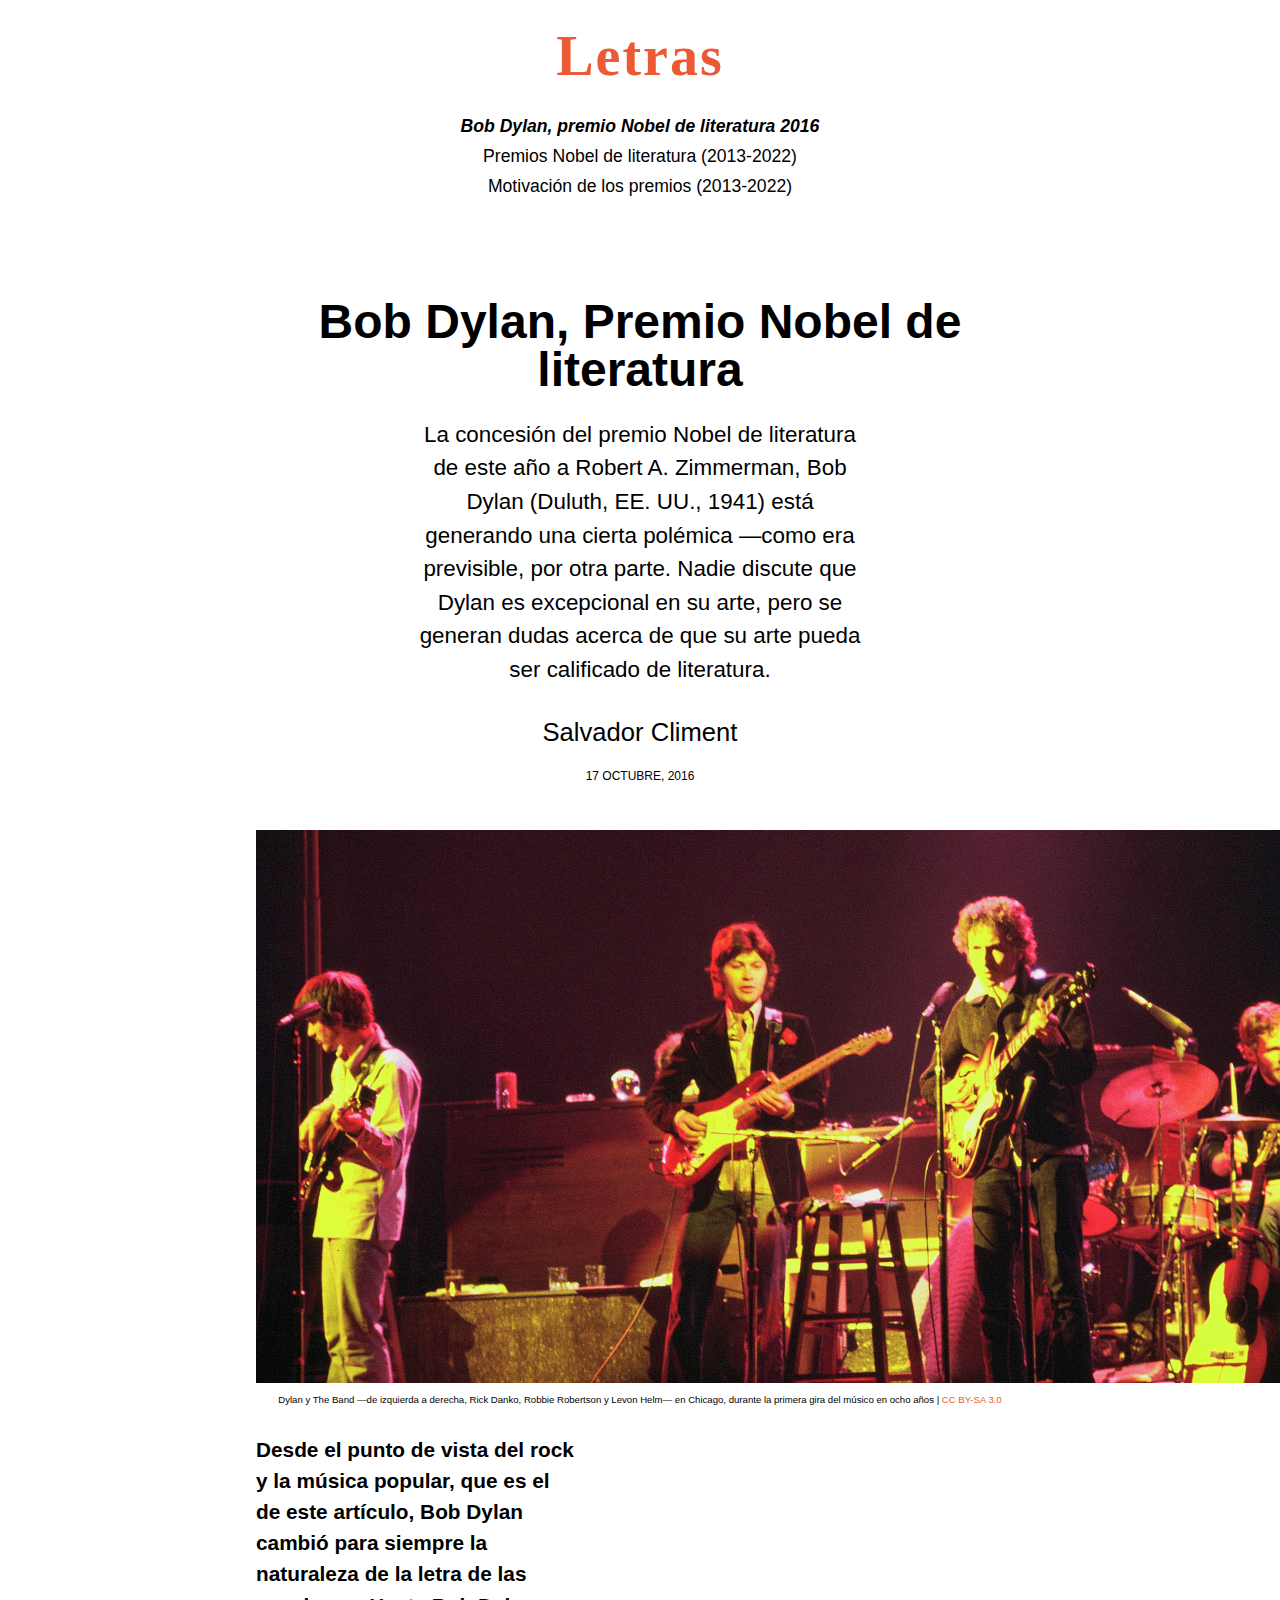
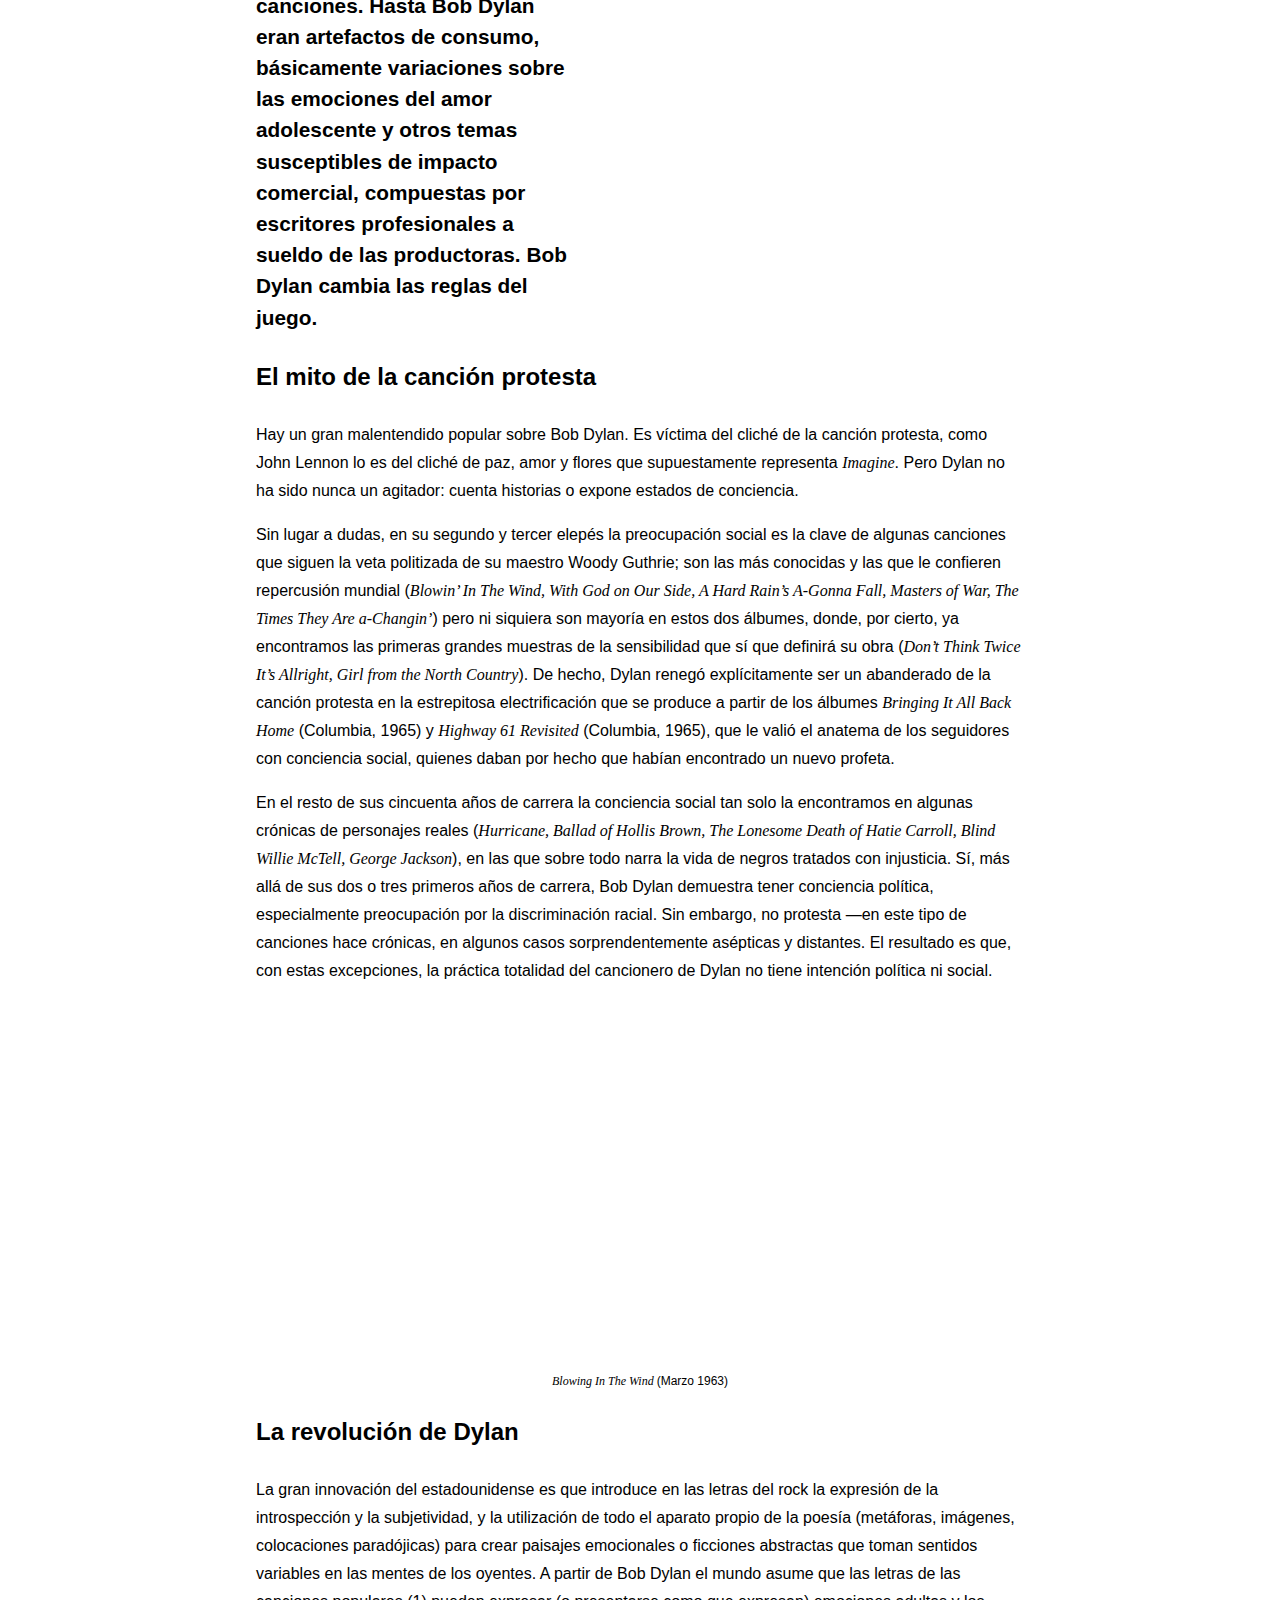
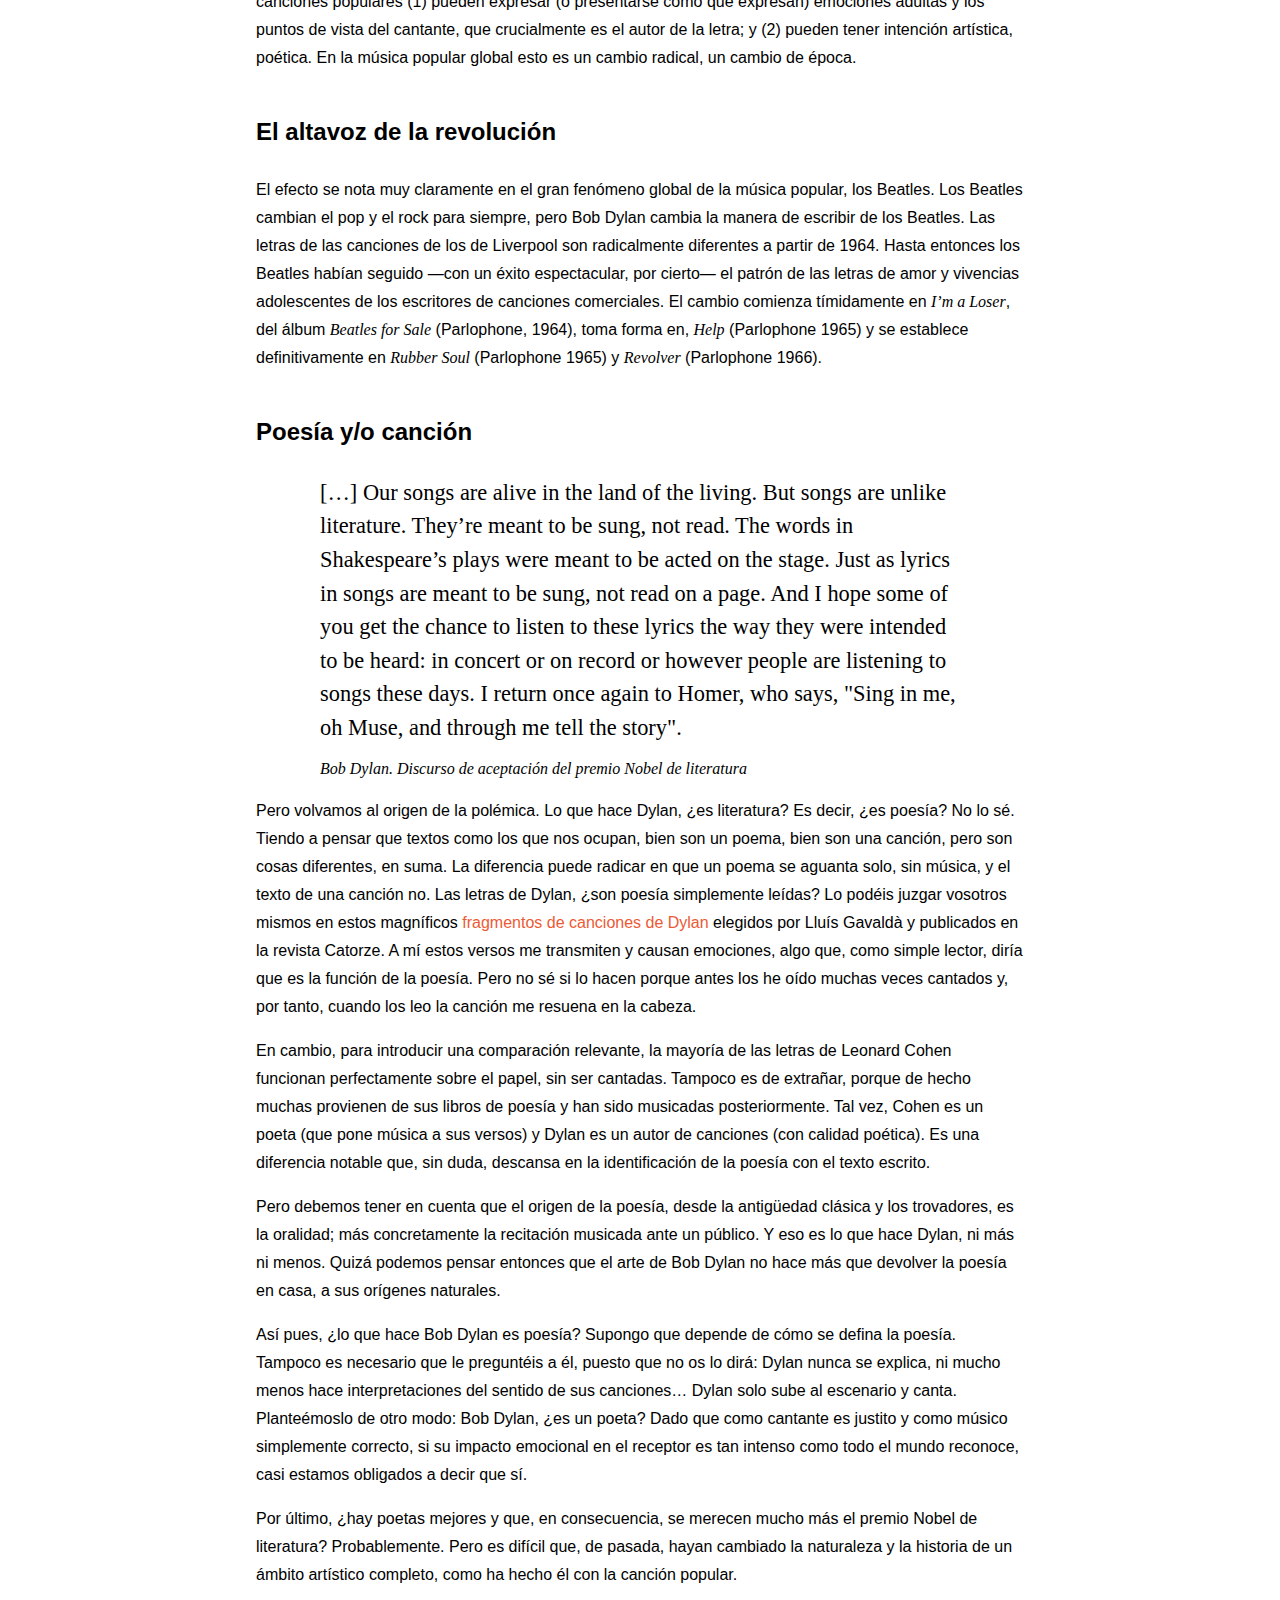
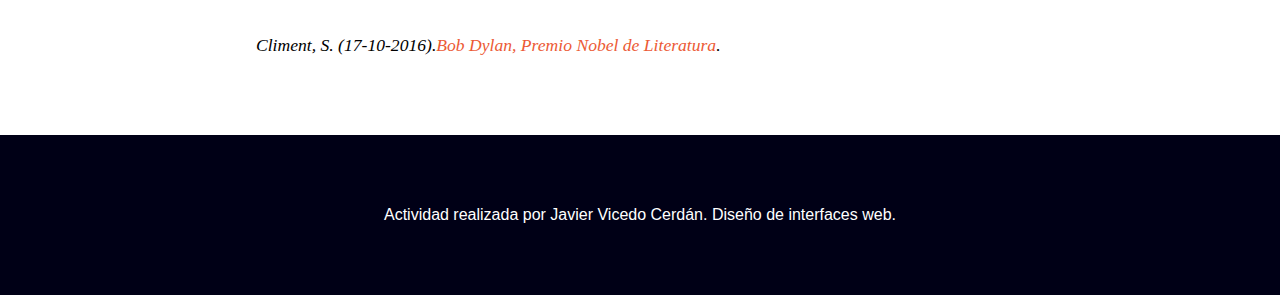
<file: index.html>
<!DOCTYPE html>
<html lang="es">
    <head>
        <meta charset="utf-8">
        <title>Bob Dylan, premio Nobel de la literatura</title>
        <link rel="stylesheet" href="./css/estilos.css">        
    </head>

    <body>
        <main class="main">
            <header>
                <h1 class="menu__letras">Letras</h1>
                <nav>
                    <h2 class="menu__item"><a class="menu__enlace menu__enlace--actual" href="./index.html">Bob Dylan, premio Nobel de literatura <time datetime="2016">2016</time></a></h2>
                    <h2 class="menu__item"><a class="menu__enlace" href="./html/premios.html">Premios Nobel de literatura (<time datetime="2013">2013</time>-<time datetime="2022">2022</time>)</a></h2>
                    <h2 class="menu__item"><a class="menu__enlace" href="./html/motivacion_premios.html">Motivación de los premios (<time datetime="2013">2013</time>-<time datetime="2022">2022</time>)</a></h2>
                </nav>
            </header>
            <article class="article">
                <section id="Introduccion" class="introduccion">                    
                    <h2 class="introduccion__titulo">Bob Dylan, Premio Nobel de literatura</h2>

                    <blockquote class="introduccion__blockquote-inicio">
                        La concesión del premio Nobel de literatura de este año a Robert A. Zimmerman, Bob Dylan (Duluth, EE. UU., <time datetime="1941">1941</time>) está generando una cierta polémica —como era previsible, por otra parte. Nadie discute que Dylan es excepcional en su arte, pero se generan dudas acerca de que su arte pueda ser calificado de literatura.
                    </blockquote>
                    
                    <cite class="introduccion__autor">Salvador Climent</cite>
                    <p class="introduccion__fecha"><time datetime="2016-10-17">17 octubre, 2016</time></p>

                    <figure>
                        <img src="./img/Bob-Dylan-and-The-Band-1974.jpg" alt="Dylan y The Band —de izquierda a derecha, Rick Danko, Robbie Robertson y Levon Helm— en Chicago, durante la primera gira del músico en ocho años">
                        <figcaption class="introduccion__texto-imagen">
                            Dylan y The Band —de izquierda a derecha, Rick Danko, Robbie Robertson y Levon Helm— en Chicago, durante la primera gira del músico en ocho años | <a class="enlace" href="https://creativecommons.org/licenses/by-sa/3.0/">CC BY-SA 3.0</a>
                        </figcaption>
                    </figure>


                    <p class="introduccion__bloque-texto">
                        Desde el punto de vista del rock y la música popular, que es el de este artículo, Bob Dylan cambió para siempre la naturaleza de la letra de las canciones. Hasta Bob Dylan eran artefactos de consumo, básicamente variaciones sobre las emociones del amor adolescente y otros temas susceptibles de impacto comercial, compuestas por escritores profesionales a sueldo de las productoras. Bob Dylan cambia las reglas del juego.
                    </p>
                </section>
                <section id="Contenido">
                    <h2 class="contenido__titulo">El mito de la canción protesta</h2>
                    <div class="contenido__texto">
                        <p class="contenido__texto-parrafo">
                            Hay un gran malentendido popular sobre Bob Dylan. Es víctima del cliché de la canción protesta, como John Lennon lo es del cliché de paz, amor y flores que supuestamente representa <cite class="contenido__cite" lang="en">Imagine</cite>. Pero Dylan no ha sido nunca un agitador: cuenta historias o expone estados de conciencia.
                        </p>
                        <p class="contenido__texto-parrafo">
                            Sin lugar a dudas, en su segundo y tercer elepés la preocupación social es la clave de algunas canciones que siguen la veta politizada de su maestro Woody Guthrie; son las más conocidas y las que le confieren repercusión mundial (<cite class="contenido__cite" lang="en">Blowin’ In The Wind, With God on Our Side, A Hard Rain’s A-Gonna Fall, Masters of War, The Times They Are a-Changin’</cite>) pero ni siquiera son mayoría en estos dos álbumes, donde, por cierto, ya encontramos las primeras grandes muestras de la sensibilidad que sí que definirá su obra (<cite class="contenido__cite" lang="en">Don’t Think Twice It’s Allright, Girl from the North Country</cite>). De hecho, Dylan renegó explícitamente ser un abanderado de la canción protesta en la estrepitosa electrificación que se produce a partir de los álbumes <cite class="contenido__cite" lang="en">Bringing It All Back Home</cite> <small>(Columbia, 1965)</small> y <cite class="contenido__cite" lang="en">Highway 61 Revisited</cite> <small>(Columbia, 1965)</small>, que le valió el anatema de los seguidores con conciencia social, quienes daban por hecho que habían encontrado un nuevo profeta.
                        </p>  
                        <p class="contenido__texto-parrafo">
                            En el resto de sus cincuenta años de carrera la conciencia social tan solo la encontramos en algunas crónicas de personajes reales (<cite class="contenido__cite" lang="en">Hurricane, Ballad of Hollis Brown, The Lonesome Death of Hatie Carroll, Blind Willie McTell, George Jackson</cite>), en las que sobre todo narra la vida de negros tratados con injusticia. Sí, más allá de sus dos o tres primeros años de carrera, Bob Dylan demuestra tener conciencia política, especialmente preocupación por la discriminación racial. Sin embargo, no protesta —en este tipo de canciones hace crónicas, en algunos casos sorprendentemente asépticas y distantes. El resultado es que, con estas excepciones, la práctica totalidad del cancionero de Dylan no tiene intención política ni social.
                        </p>
                    </div>  
                    <figure class="contenido__video">
                        <iframe class="contenido__video-frame" src="https://www.youtube.com/embed/vWwgrjjIMXA" title="Blowing In The Wind (Live On TV, March 1963)"></iframe>
                        <figcaption class="contenido__video-caption"><cite class="contenido__video-cite">Blowing In The Wind <time datetime="1963-03" class="contenido__video-cite--fecha">(Marzo 1963)</time></cite></figcaption>
                    </figure>
                </section>
                <section id="Desenlace">
                    <h2 class="desenlace__titulo">La revolución de Dylan</h2>
                    <div class="desenlace__texto">
                        <p class="desenlace__texto-parrafo">
                            La gran innovación del estadounidense es que introduce en las letras del rock la expresión de la introspección y la subjetividad, y la utilización de todo el aparato propio de la poesía (metáforas, imágenes, colocaciones paradójicas) para crear paisajes emocionales o ficciones abstractas que toman sentidos variables en las mentes de los oyentes. A partir de Bob Dylan el mundo asume que las letras de las canciones populares (1) pueden expresar (o presentarse como que expresan) emociones adultas y los puntos de vista del cantante, que crucialmente es el autor de la letra; y (2) pueden tener intención artística, poética. En la música popular global esto es un cambio radical, un cambio de época.
                        </p>
                    </div>
                    <h2 class="desenlace__titulo">El altavoz de la revolución</h2>
                    <div class="desenlace__texto">
                        <p class="desenlace__texto-parrafo">
                            El efecto se nota muy claramente en el gran fenómeno global de la música popular, los Beatles. Los Beatles cambian el pop y el rock para siempre, pero Bob Dylan cambia la manera de escribir de los Beatles. Las letras de las canciones de los de Liverpool son radicalmente diferentes a partir de 1964. Hasta entonces los Beatles habían seguido —con un éxito espectacular, por cierto— el patrón de las letras de amor y vivencias adolescentes de los escritores de canciones comerciales. El cambio comienza tímidamente en <cite class="desenlace__cite">I’m a Loser</cite>, del álbum <cite class="desenlace__cite">Beatles for Sale</cite> <small>(Parlophone, 1964)</small>, toma forma en, <cite class="desenlace__cite">Help</cite> <small>(Parlophone 1965)</small> y se establece definitivamente en <cite class="desenlace__cite">Rubber Soul</cite> <small>(Parlophone 1965)</small> y <cite class="desenlace__cite">Revolver</cite> <small>(Parlophone 1966)</small>.</p>
                    </div>
                    <h2 class="desenlace__titulo">Poesía y/o canción</h2>
                    <blockquote class="desenlace__blockquote" lang="en">
                        […] Our songs are alive in the land of the living. But songs are unlike literature. They’re meant to be sung, not read. The words in Shakespeare’s plays were meant to be acted on the stage. Just as lyrics in songs are meant to be sung, not read on a page. And I hope some of you get the chance to listen to these lyrics the way they were intended to be heard: in concert or on record or however people are listening to songs these days. I return once again to Homer, who says, "Sing in me, oh Muse, and through me tell the story".
                    </blockquote>
                    <cite class="desenlace__cite-blockquote">Bob Dylan. Discurso de aceptación del premio Nobel de literatura</cite>
                    <div class="desenlace__texto">
                    
                        <p class="desenlace__texto-parrafo">
                            Pero volvamos al origen de la polémica. Lo que hace Dylan, ¿es literatura? Es decir, ¿es poesía? No lo sé. Tiendo a pensar que textos como los que nos ocupan, bien son un poema, bien son una canción, pero son cosas diferentes, en suma. La diferencia puede radicar en que un poema se aguanta solo, sin música, y el texto de una canción no. Las letras de Dylan, ¿son poesía simplemente leídas? Lo podéis juzgar vosotros mismos en estos magníficos <a class="enlace" href="https://www.catorze.cat/musica/14-raons-per-donar-el-nobel-a-bob-dylan_121119_102.html">fragmentos de canciones de Dylan</a> elegidos por Lluís Gavaldà y publicados en la revista Catorze. A mí estos versos me transmiten y causan emociones, algo que, como simple lector, diría que es la función de la poesía. Pero no sé si lo hacen porque antes los he oído muchas veces cantados y, por tanto, cuando los leo la canción me resuena en la cabeza.
                        </p>
                        
                        <p class="desenlace__texto-parrafo">
                            En cambio, para introducir una comparación relevante, la mayoría de las letras de Leonard Cohen funcionan perfectamente sobre el papel, sin ser cantadas. Tampoco es de extrañar, porque de hecho muchas provienen de sus libros de poesía y han sido musicadas posteriormente. Tal vez, Cohen es un poeta (que pone música a sus versos) y Dylan es un autor de canciones (con calidad poética). Es una diferencia notable que, sin duda, descansa en la identificación de la poesía con el texto escrito.
                        </p>

                        <p class="desenlace__texto-parrafo">
                            Pero debemos tener en cuenta que el origen de la poesía, desde la antigüedad clásica y los trovadores, es la oralidad; más concretamente la recitación musicada ante un público. Y eso es lo que hace Dylan, ni más ni menos. Quizá podemos pensar entonces que el arte de Bob Dylan no hace más que devolver la poesía en casa, a sus orígenes naturales.
                        </p>

                        <p class="desenlace__texto-parrafo">
                            Así pues, ¿lo que hace Bob Dylan es poesía? Supongo que depende de cómo se defina la poesía. Tampoco es necesario que le preguntéis a él, puesto que no os lo dirá: Dylan nunca se explica, ni mucho menos hace interpretaciones del sentido de sus canciones… Dylan solo sube al escenario y canta. Planteémoslo de otro modo: Bob Dylan, ¿es un poeta? Dado que como cantante es justito y como músico simplemente correcto, si su impacto emocional en el receptor es tan intenso como todo el mundo reconoce, casi estamos obligados a decir que sí.
                        </p>

                        <p class="desenlace__texto-parrafo">
                            Por último, ¿hay poetas mejores y que, en consecuencia, se merecen mucho más el premio Nobel de literatura? Probablemente. Pero es difícil que, de pasada, hayan cambiado la naturaleza y la historia de un ámbito artístico completo, como ha hecho él con la canción popular.
                        </p>
                    </div>
                    <p class="desenlace__autor">Climent, S. <time datetime="2016-10-17">(17-10-2016)</time>.<a class="enlace" href="https://www.nationalgeographic.com.es/mundo-ng/actualidad/bob-dylan-premio-nobel-literatura-2016_10781">Bob Dylan, Premio Nobel de Literatura</a>.</p>
                </section>                
            </article>
            <footer class="footer">
                <p>Actividad realizada por Javier Vicedo Cerdán. Diseño de interfaces web.</p>
            </footer>
        </main>
    </body>
</html>
</file>
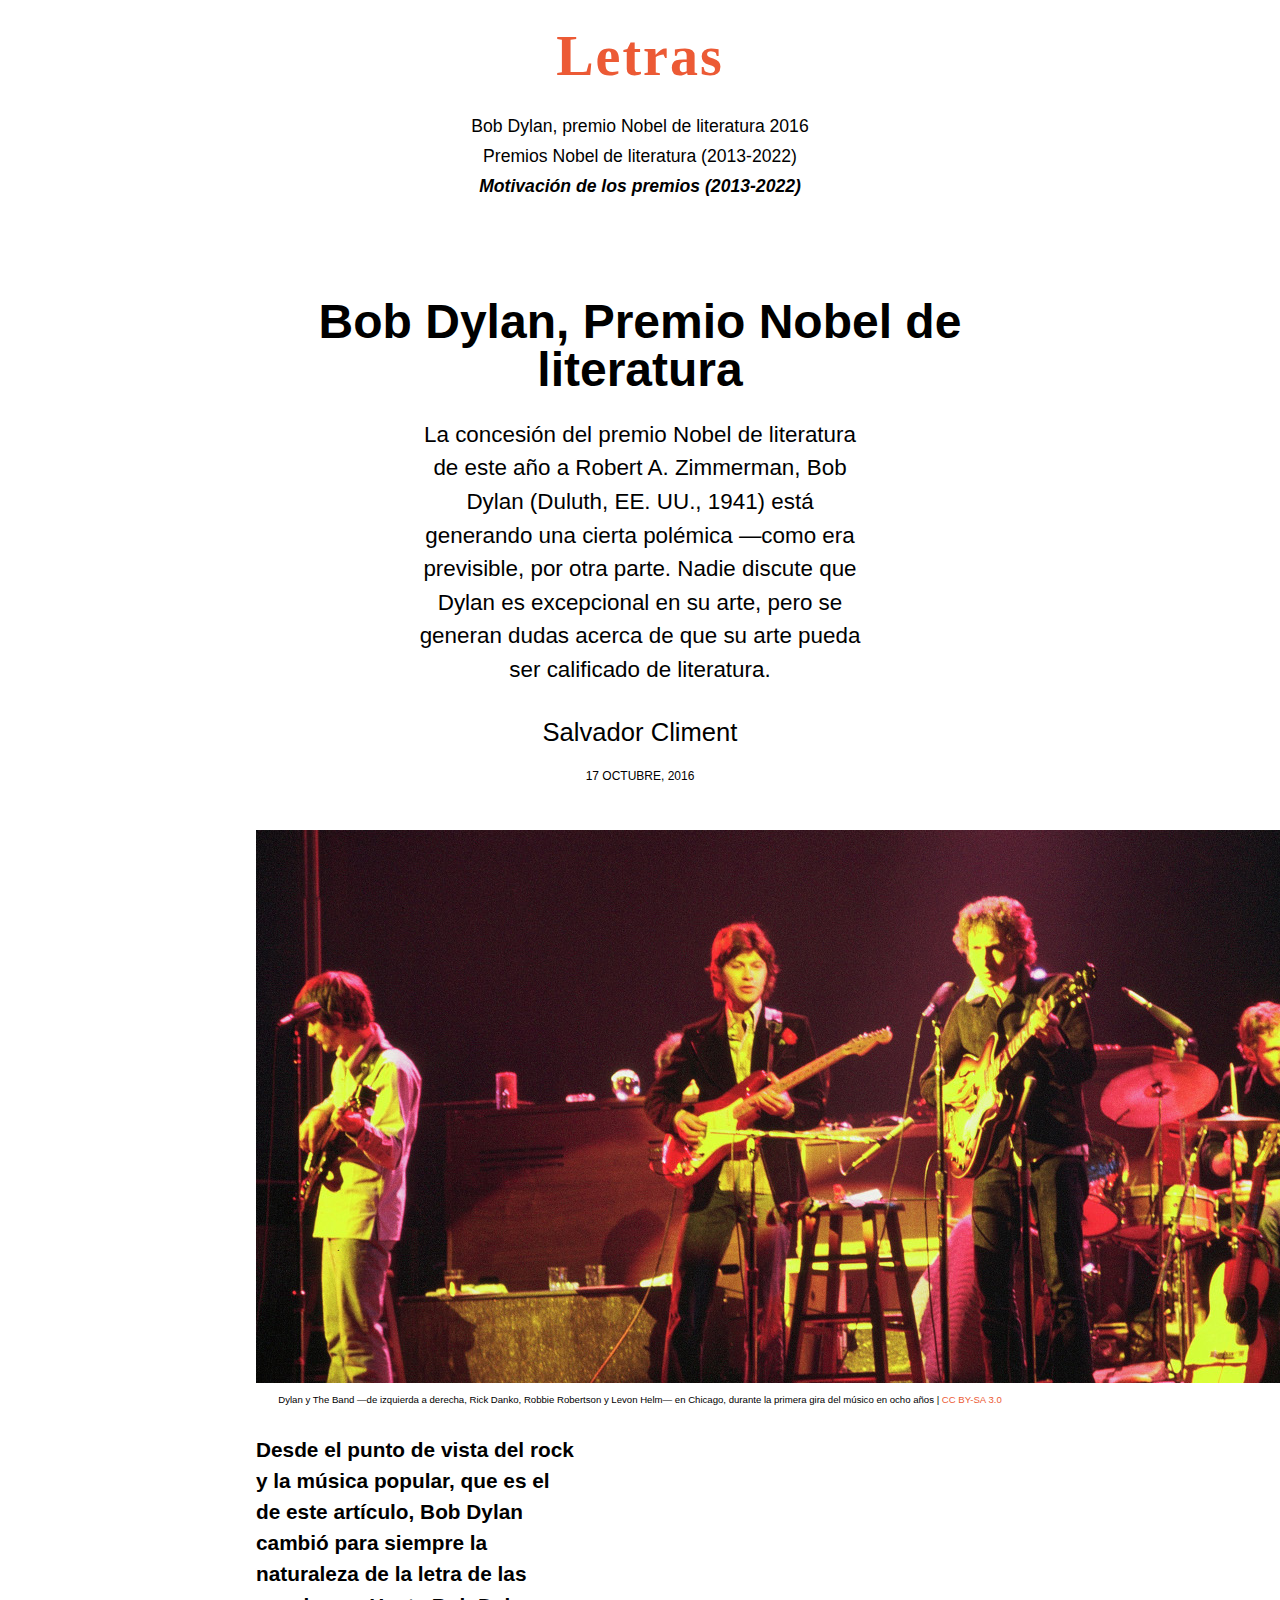
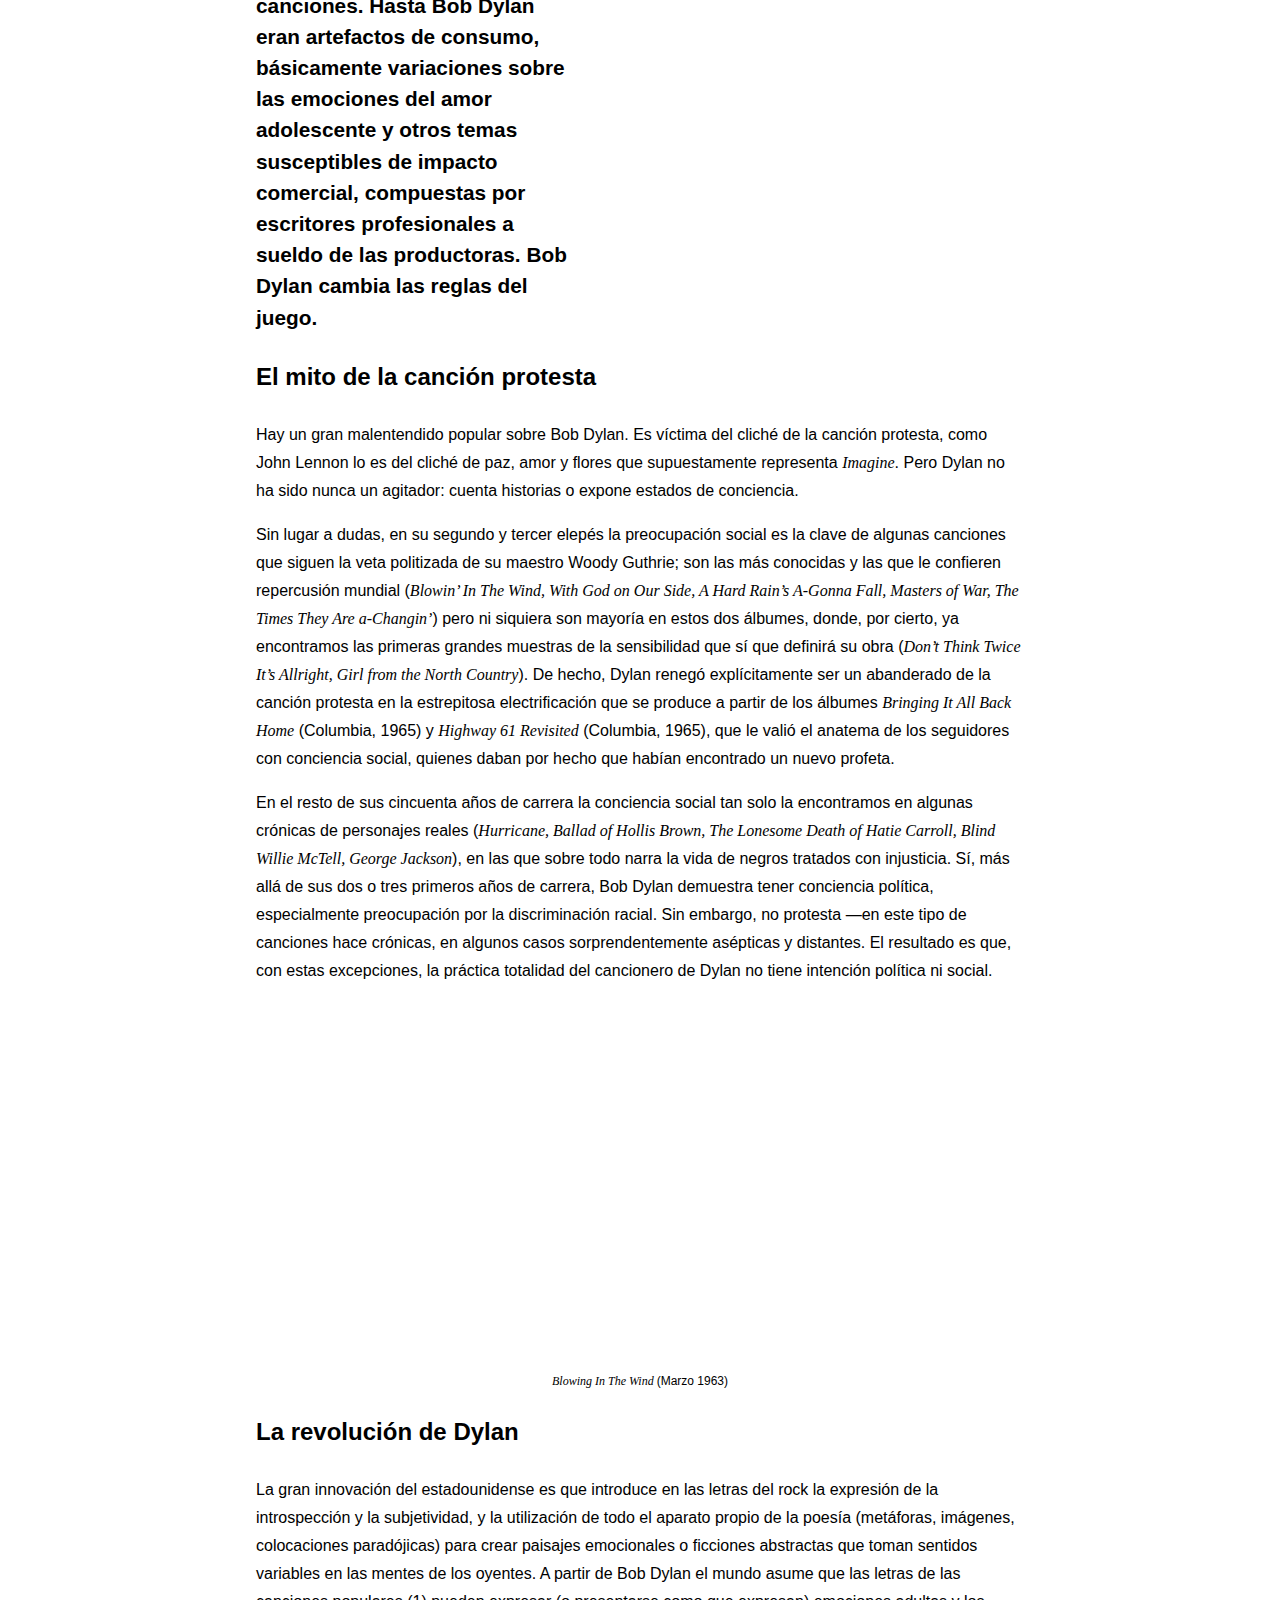
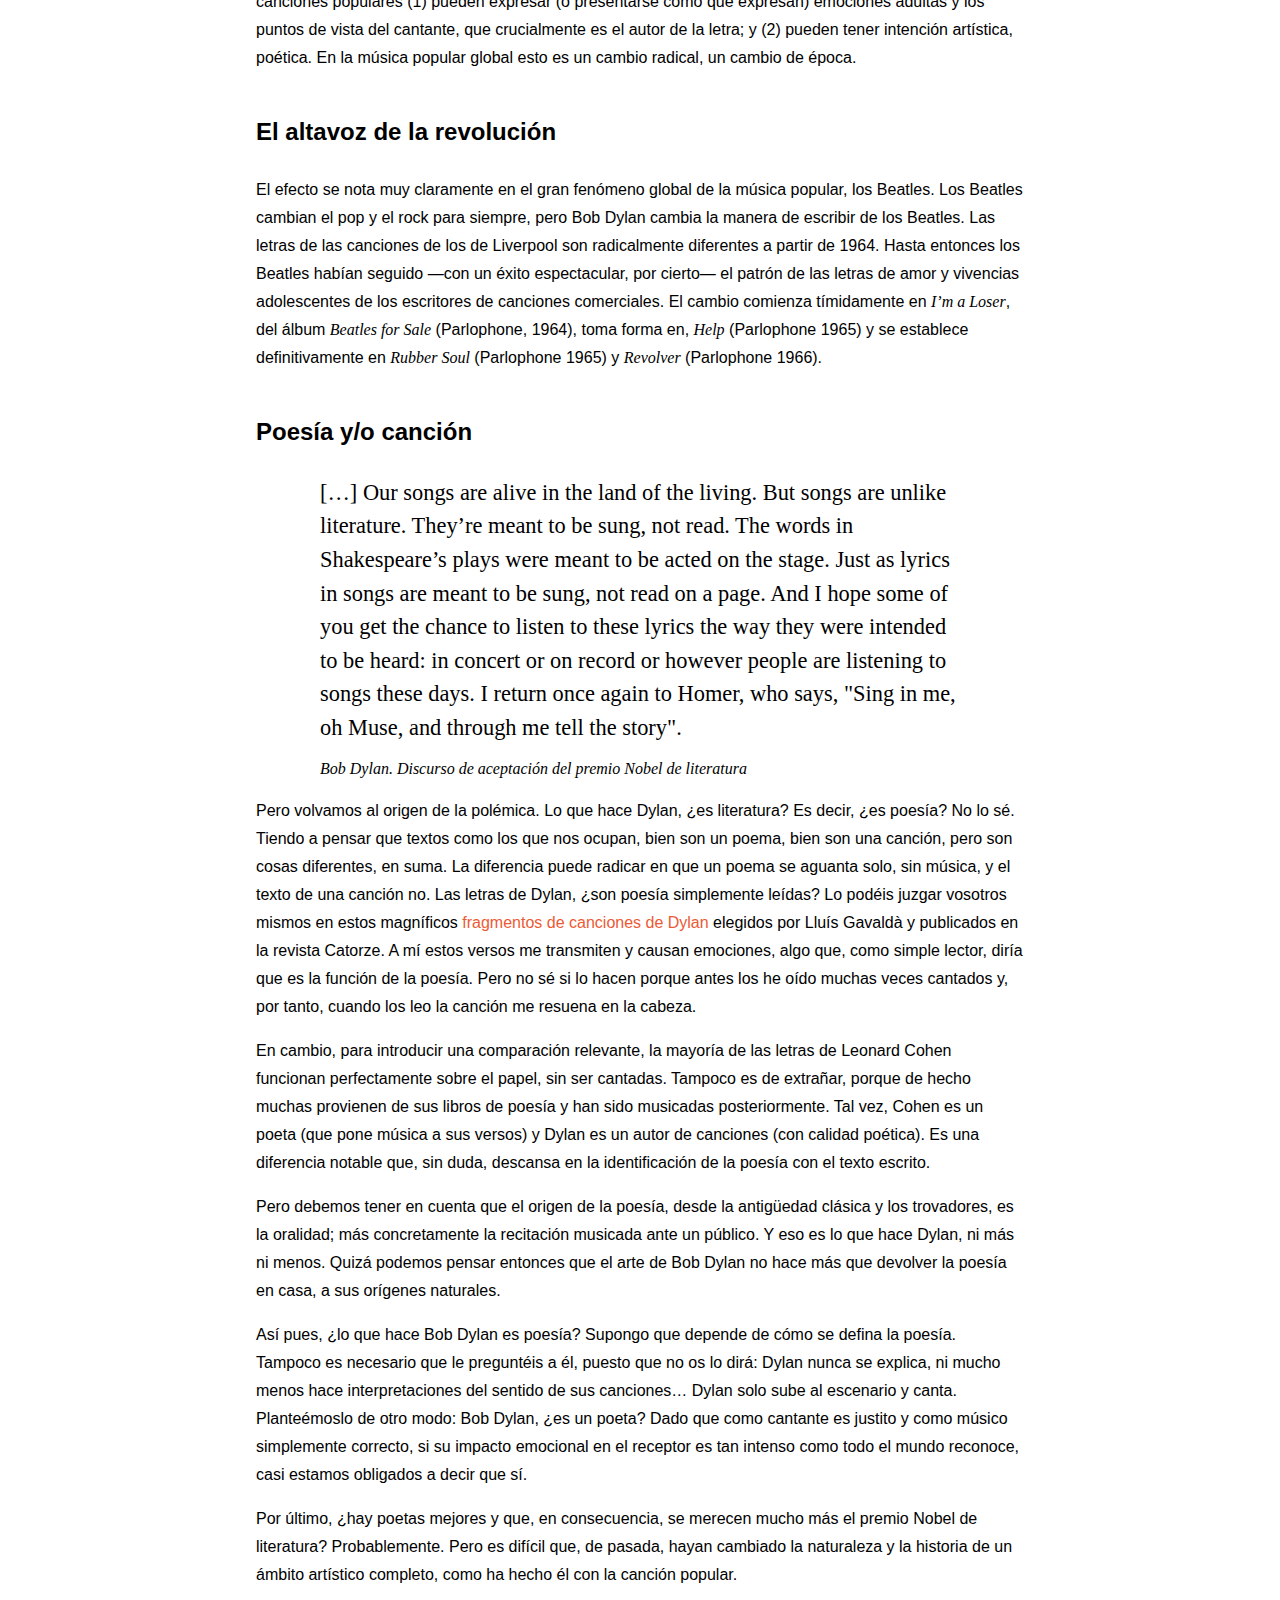
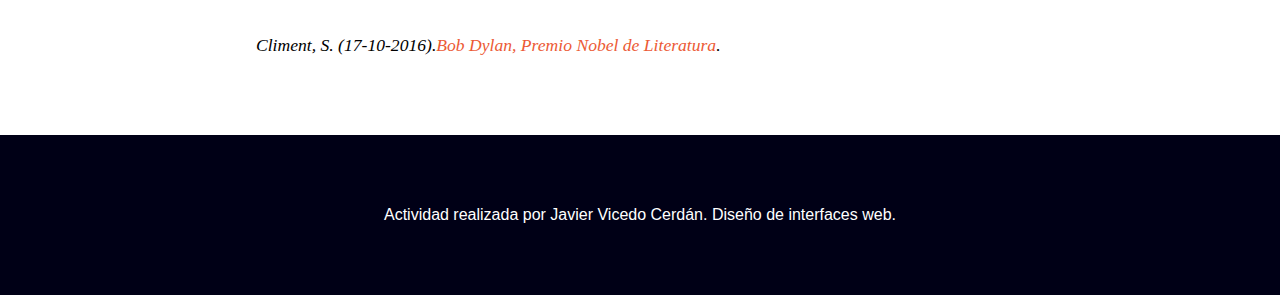
<file: html/motivacion_premios.html>
<!DOCTYPE html>
<html lang="es">
    <head>
        <meta charset="utf-8">
        <title>Motivación de los premios Nobel de literatura</title>
        <link rel="stylesheet" href="../css/estilos.css">
        <link href="https://fonts.cdnfonts.com/css/georgia" rel="stylesheet">             
    </head>

    <body>
        <main class="main">
            <header>
                <h1 class="menu__letras">Letras</h1>
                <nav>
                    <h2 class="menu__item"><a class="menu__enlace" href="../index.html">Bob Dylan, premio Nobel de literatura 2016</a></h2>
                    <h2 class="menu__item"><a class="menu__enlace" href="../html/premios.html">Premios Nobel de literatura (2013-2022)</a></h2>
                    <h2 class="menu__item"><a class="menu__enlace menu__enlace--actual" href="../html/motivacion_premios.html">Motivación de los premios (2013-2022)</a></h2>
                </nav>
            </header>
            <article class="article">
                <section id="Introduccion" class="introduccion">                    
                    <h2 class="introduccion__titulo">Bob Dylan, Premio Nobel de literatura</h2>

                    <blockquote class="introduccion__blockquote-inicio">
                        La concesión del premio Nobel de literatura de este año a Robert A. Zimmerman, Bob Dylan (Duluth, EE. UU., 1941) está generando una cierta polémica —como era previsible, por otra parte. Nadie discute que Dylan es excepcional en su arte, pero se generan dudas acerca de que su arte pueda ser calificado de literatura.
                    </blockquote>
                    
                    <cite class="introduccion__autor">Salvador Climent</cite>
                    <p class="introduccion__fecha"><time datetime="2016-10-17">17 octubre, 2016</time></p>

                    <figure>
                        <img src="../img/Bob-Dylan-and-The-Band-1974.jpg" alt="Dylan y The Band —de izquierda a derecha, Rick Danko, Robbie Robertson y Levon Helm— en Chicago, durante la primera gira del músico en ocho años">
                        <figcaption class="introduccion__texto-imagen">
                            Dylan y The Band —de izquierda a derecha, Rick Danko, Robbie Robertson y Levon Helm— en Chicago, durante la primera gira del músico en ocho años | <a class="enlace" href="https://creativecommons.org/licenses/by-sa/3.0/">CC BY-SA 3.0</a>
                        </figcaption>
                    </figure>


                    <p class="introduccion__bloque-texto">
                        Desde el punto de vista del rock y la música popular, que es el de este artículo, Bob Dylan cambió para siempre la naturaleza de la letra de las canciones. Hasta Bob Dylan eran artefactos de consumo, básicamente variaciones sobre las emociones del amor adolescente y otros temas susceptibles de impacto comercial, compuestas por escritores profesionales a sueldo de las productoras. Bob Dylan cambia las reglas del juego.
                    </p>
                </section>
                <section id="Contenido">
                    <h2 class="contenido__titulo">El mito de la canción protesta</h2>
                    <div class="contenido__texto">
                        <p class="contenido__texto-parrafo">
                            Hay un gran malentendido popular sobre Bob Dylan. Es víctima del cliché de la canción protesta, como John Lennon lo es del cliché de paz, amor y flores que supuestamente representa <cite class="contenido__cite" lang="en">Imagine</cite>. Pero Dylan no ha sido nunca un agitador: cuenta historias o expone estados de conciencia.
                        </p>
                        <p class="contenido__texto-parrafo">
                            Sin lugar a dudas, en su segundo y tercer elepés la preocupación social es la clave de algunas canciones que siguen la veta politizada de su maestro Woody Guthrie; son las más conocidas y las que le confieren repercusión mundial (<cite class="contenido__cite" lang="en">Blowin’ In The Wind, With God on Our Side, A Hard Rain’s A-Gonna Fall, Masters of War, The Times They Are a-Changin’</cite>) pero ni siquiera son mayoría en estos dos álbumes, donde, por cierto, ya encontramos las primeras grandes muestras de la sensibilidad que sí que definirá su obra (<cite class="contenido__cite" lang="en">Don’t Think Twice It’s Allright, Girl from the North Country</cite>). De hecho, Dylan renegó explícitamente ser un abanderado de la canción protesta en la estrepitosa electrificación que se produce a partir de los álbumes <cite class="contenido__cite" lang="en">Bringing It All Back Home</cite> <small>(Columbia, 1965)</small> y <cite class="contenido__cite" lang="en">Highway 61 Revisited</cite> <small>(Columbia, 1965)</small>, que le valió el anatema de los seguidores con conciencia social, quienes daban por hecho que habían encontrado un nuevo profeta.
                        </p>  
                        <p class="contenido__texto-parrafo">
                            En el resto de sus cincuenta años de carrera la conciencia social tan solo la encontramos en algunas crónicas de personajes reales (<cite class="contenido__cite" lang="en">Hurricane, Ballad of Hollis Brown, The Lonesome Death of Hatie Carroll, Blind Willie McTell, George Jackson</cite>), en las que sobre todo narra la vida de negros tratados con injusticia. Sí, más allá de sus dos o tres primeros años de carrera, Bob Dylan demuestra tener conciencia política, especialmente preocupación por la discriminación racial. Sin embargo, no protesta —en este tipo de canciones hace crónicas, en algunos casos sorprendentemente asépticas y distantes. El resultado es que, con estas excepciones, la práctica totalidad del cancionero de Dylan no tiene intención política ni social.
                        </p>
                    </div>  
                    <figure class="contenido__video">
                        <iframe class="contenido__video-frame" src="https://www.youtube.com/embed/vWwgrjjIMXA" title="Blowing In The Wind (Live On TV, March 1963)"></iframe>
                        <figcaption class="contenido__video-caption"><cite class="contenido__video-cite">Blowing In The Wind <time datetime="1963-03" class="contenido__video-cite--fecha">(Marzo 1963)</time></cite></figcaption>
                    </figure>
                </section>
                <section id="Desenlace">
                    <h2 class="desenlace__titulo">La revolución de Dylan</h2>
                    <div class="desenlace__texto">
                        <p class="desenlace__texto-parrafo">
                            La gran innovación del estadounidense es que introduce en las letras del rock la expresión de la introspección y la subjetividad, y la utilización de todo el aparato propio de la poesía (metáforas, imágenes, colocaciones paradójicas) para crear paisajes emocionales o ficciones abstractas que toman sentidos variables en las mentes de los oyentes. A partir de Bob Dylan el mundo asume que las letras de las canciones populares (1) pueden expresar (o presentarse como que expresan) emociones adultas y los puntos de vista del cantante, que crucialmente es el autor de la letra; y (2) pueden tener intención artística, poética. En la música popular global esto es un cambio radical, un cambio de época.
                        </p>
                    </div>
                    <h2 class="desenlace__titulo">El altavoz de la revolución</h2>
                    <div class="desenlace__texto">
                        <p class="desenlace__texto-parrafo">
                            El efecto se nota muy claramente en el gran fenómeno global de la música popular, los Beatles. Los Beatles cambian el pop y el rock para siempre, pero Bob Dylan cambia la manera de escribir de los Beatles. Las letras de las canciones de los de Liverpool son radicalmente diferentes a partir de 1964. Hasta entonces los Beatles habían seguido —con un éxito espectacular, por cierto— el patrón de las letras de amor y vivencias adolescentes de los escritores de canciones comerciales. El cambio comienza tímidamente en <cite class="desenlace__cite">I’m a Loser</cite>, del álbum <cite class="desenlace__cite">Beatles for Sale</cite> <small>(Parlophone, 1964)</small>, toma forma en, <cite class="desenlace__cite">Help</cite> <small>(Parlophone 1965)</small> y se establece definitivamente en <cite class="desenlace__cite">Rubber Soul</cite> <small>(Parlophone 1965)</small> y <cite class="desenlace__cite">Revolver</cite> <small>(Parlophone 1966)</small>.</p>
                    </div>
                    <h2 class="desenlace__titulo">Poesía y/o canción</h2>
                    <blockquote class="desenlace__blockquote" lang="en">
                        […] Our songs are alive in the land of the living. But songs are unlike literature. They’re meant to be sung, not read. The words in Shakespeare’s plays were meant to be acted on the stage. Just as lyrics in songs are meant to be sung, not read on a page. And I hope some of you get the chance to listen to these lyrics the way they were intended to be heard: in concert or on record or however people are listening to songs these days. I return once again to Homer, who says, "Sing in me, oh Muse, and through me tell the story".
                    </blockquote>
                    <cite class="desenlace__cite-blockquote">Bob Dylan. Discurso de aceptación del premio Nobel de literatura</cite>
                    <div class="desenlace__texto">
                    
                        <p class="desenlace__texto-parrafo">
                            Pero volvamos al origen de la polémica. Lo que hace Dylan, ¿es literatura? Es decir, ¿es poesía? No lo sé. Tiendo a pensar que textos como los que nos ocupan, bien son un poema, bien son una canción, pero son cosas diferentes, en suma. La diferencia puede radicar en que un poema se aguanta solo, sin música, y el texto de una canción no. Las letras de Dylan, ¿son poesía simplemente leídas? Lo podéis juzgar vosotros mismos en estos magníficos <a class="enlace" href="https://www.catorze.cat/musica/14-raons-per-donar-el-nobel-a-bob-dylan_121119_102.html">fragmentos de canciones de Dylan</a> elegidos por Lluís Gavaldà y publicados en la revista Catorze. A mí estos versos me transmiten y causan emociones, algo que, como simple lector, diría que es la función de la poesía. Pero no sé si lo hacen porque antes los he oído muchas veces cantados y, por tanto, cuando los leo la canción me resuena en la cabeza.
                        </p>
                        
                        <p class="desenlace__texto-parrafo">
                            En cambio, para introducir una comparación relevante, la mayoría de las letras de Leonard Cohen funcionan perfectamente sobre el papel, sin ser cantadas. Tampoco es de extrañar, porque de hecho muchas provienen de sus libros de poesía y han sido musicadas posteriormente. Tal vez, Cohen es un poeta (que pone música a sus versos) y Dylan es un autor de canciones (con calidad poética). Es una diferencia notable que, sin duda, descansa en la identificación de la poesía con el texto escrito.
                        </p>

                        <p class="desenlace__texto-parrafo">
                            Pero debemos tener en cuenta que el origen de la poesía, desde la antigüedad clásica y los trovadores, es la oralidad; más concretamente la recitación musicada ante un público. Y eso es lo que hace Dylan, ni más ni menos. Quizá podemos pensar entonces que el arte de Bob Dylan no hace más que devolver la poesía en casa, a sus orígenes naturales.
                        </p>

                        <p class="desenlace__texto-parrafo">
                            Así pues, ¿lo que hace Bob Dylan es poesía? Supongo que depende de cómo se defina la poesía. Tampoco es necesario que le preguntéis a él, puesto que no os lo dirá: Dylan nunca se explica, ni mucho menos hace interpretaciones del sentido de sus canciones… Dylan solo sube al escenario y canta. Planteémoslo de otro modo: Bob Dylan, ¿es un poeta? Dado que como cantante es justito y como músico simplemente correcto, si su impacto emocional en el receptor es tan intenso como todo el mundo reconoce, casi estamos obligados a decir que sí.
                        </p>

                        <p class="desenlace__texto-parrafo">
                            Por último, ¿hay poetas mejores y que, en consecuencia, se merecen mucho más el premio Nobel de literatura? Probablemente. Pero es difícil que, de pasada, hayan cambiado la naturaleza y la historia de un ámbito artístico completo, como ha hecho él con la canción popular.
                        </p>
                    </div>
                    <p class="desenlace__autor">Climent, S. <time datetime="2016-10-17">(17-10-2016)</time>.<a class="enlace" href="https://www.nationalgeographic.com.es/mundo-ng/actualidad/bob-dylan-premio-nobel-literatura-2016_10781">Bob Dylan, Premio Nobel de Literatura</a>.</p>
                </section>                
            </article>
            <footer class="footer">
                <p>Actividad realizada por Javier Vicedo Cerdán. Diseño de interfaces web.</p>
            </footer>
        </main>
    </body>
</html>
</file>
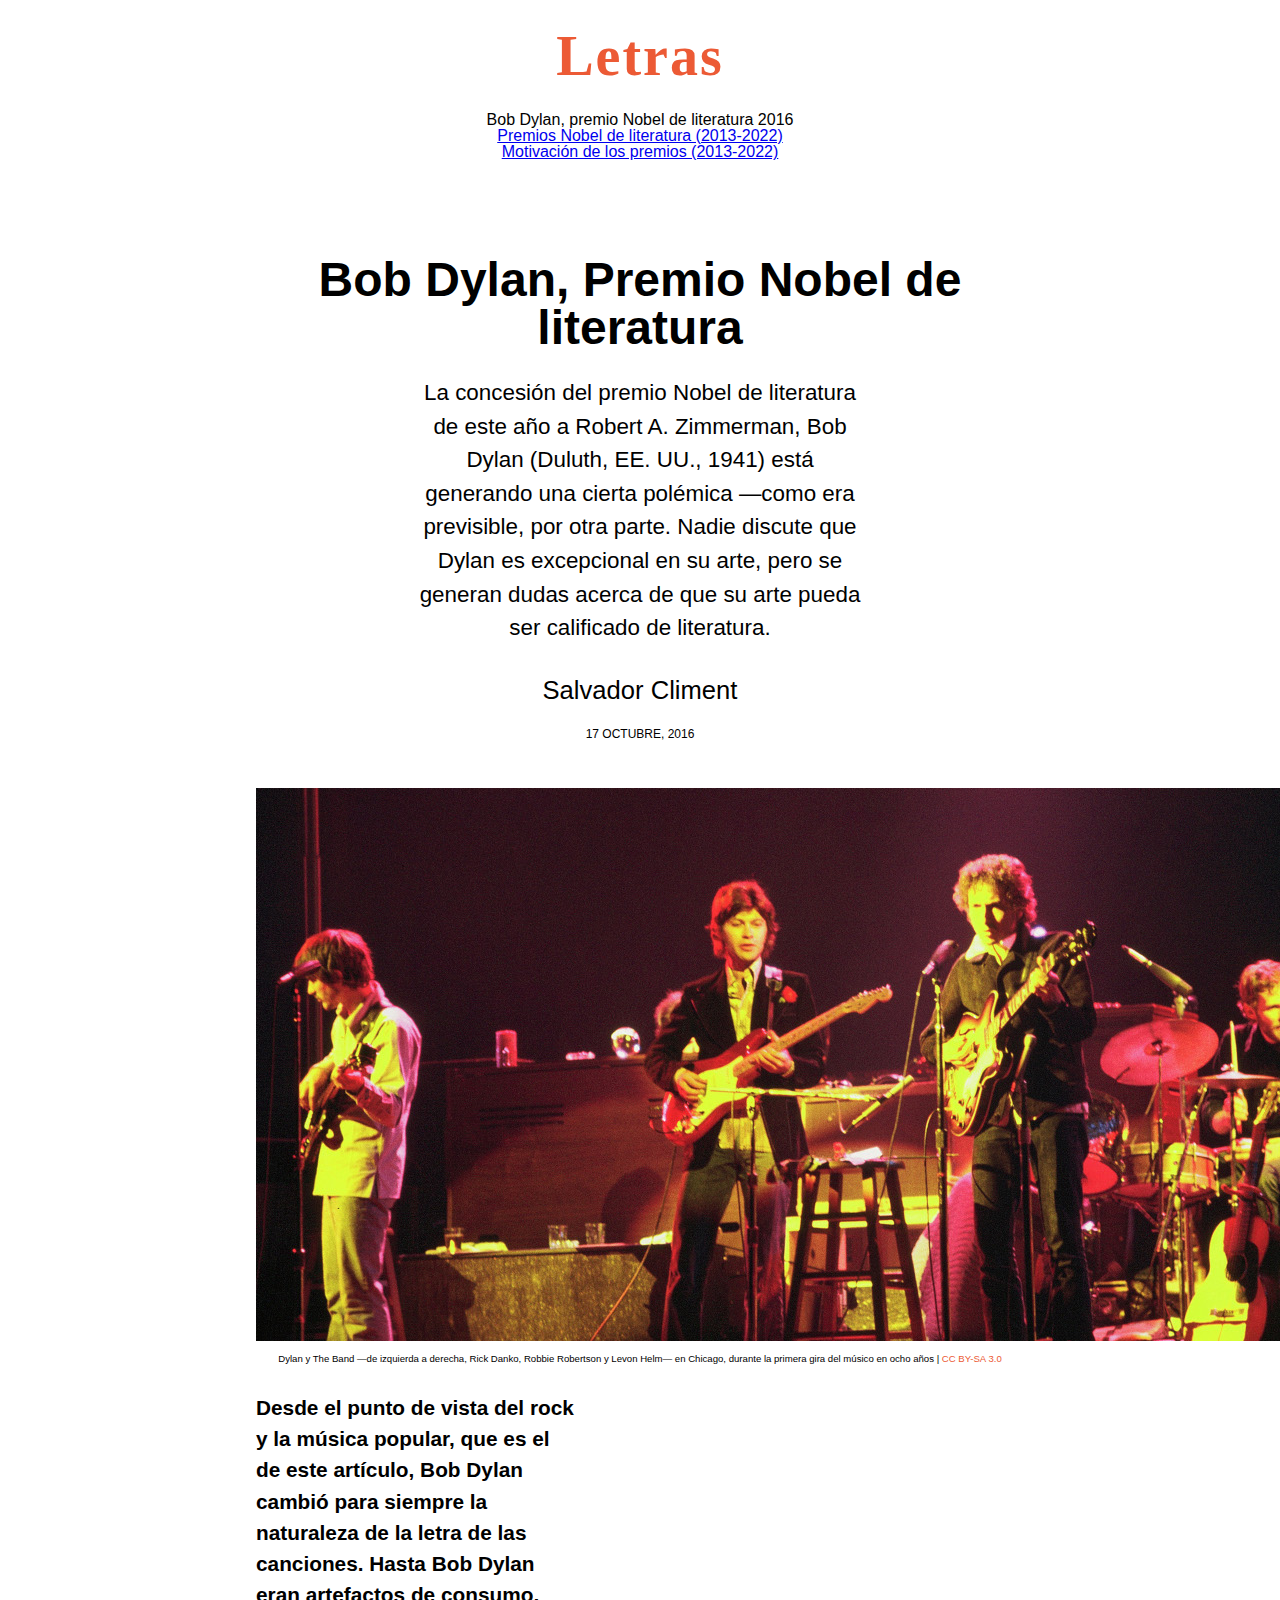
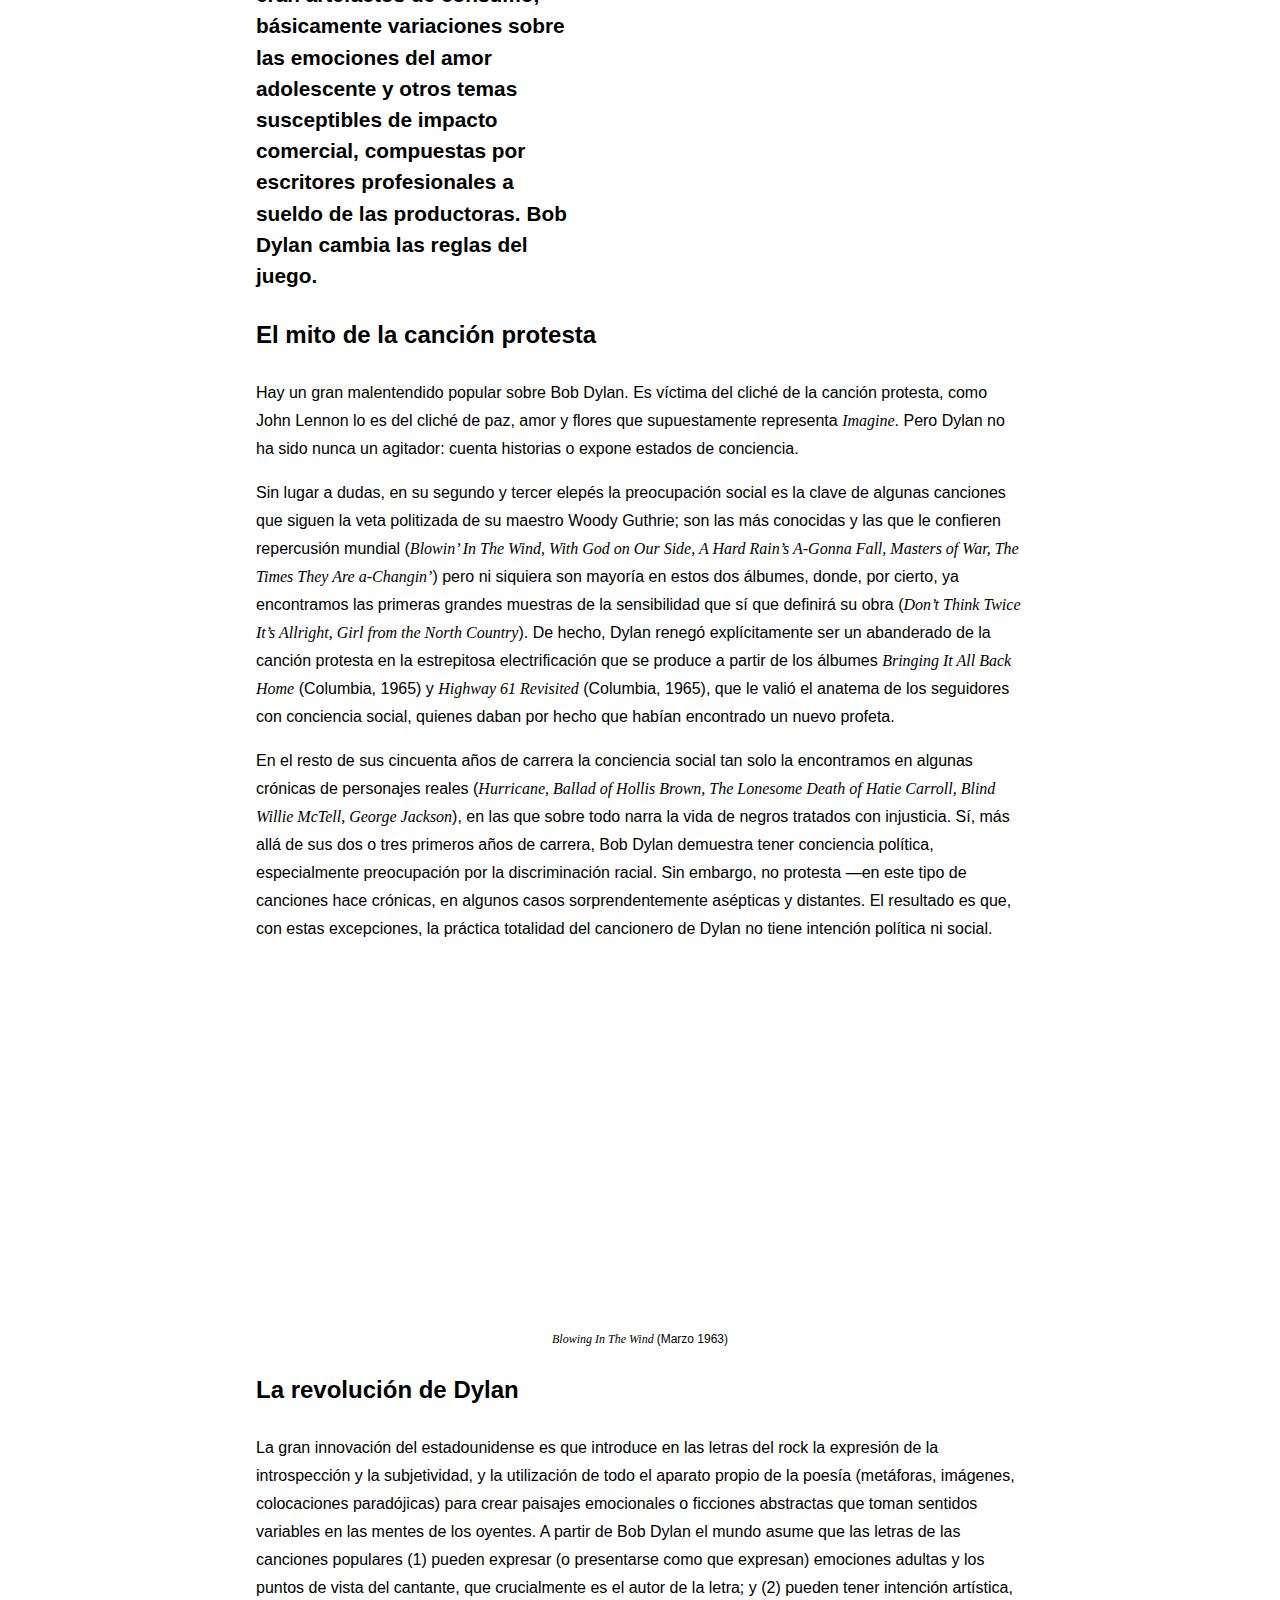
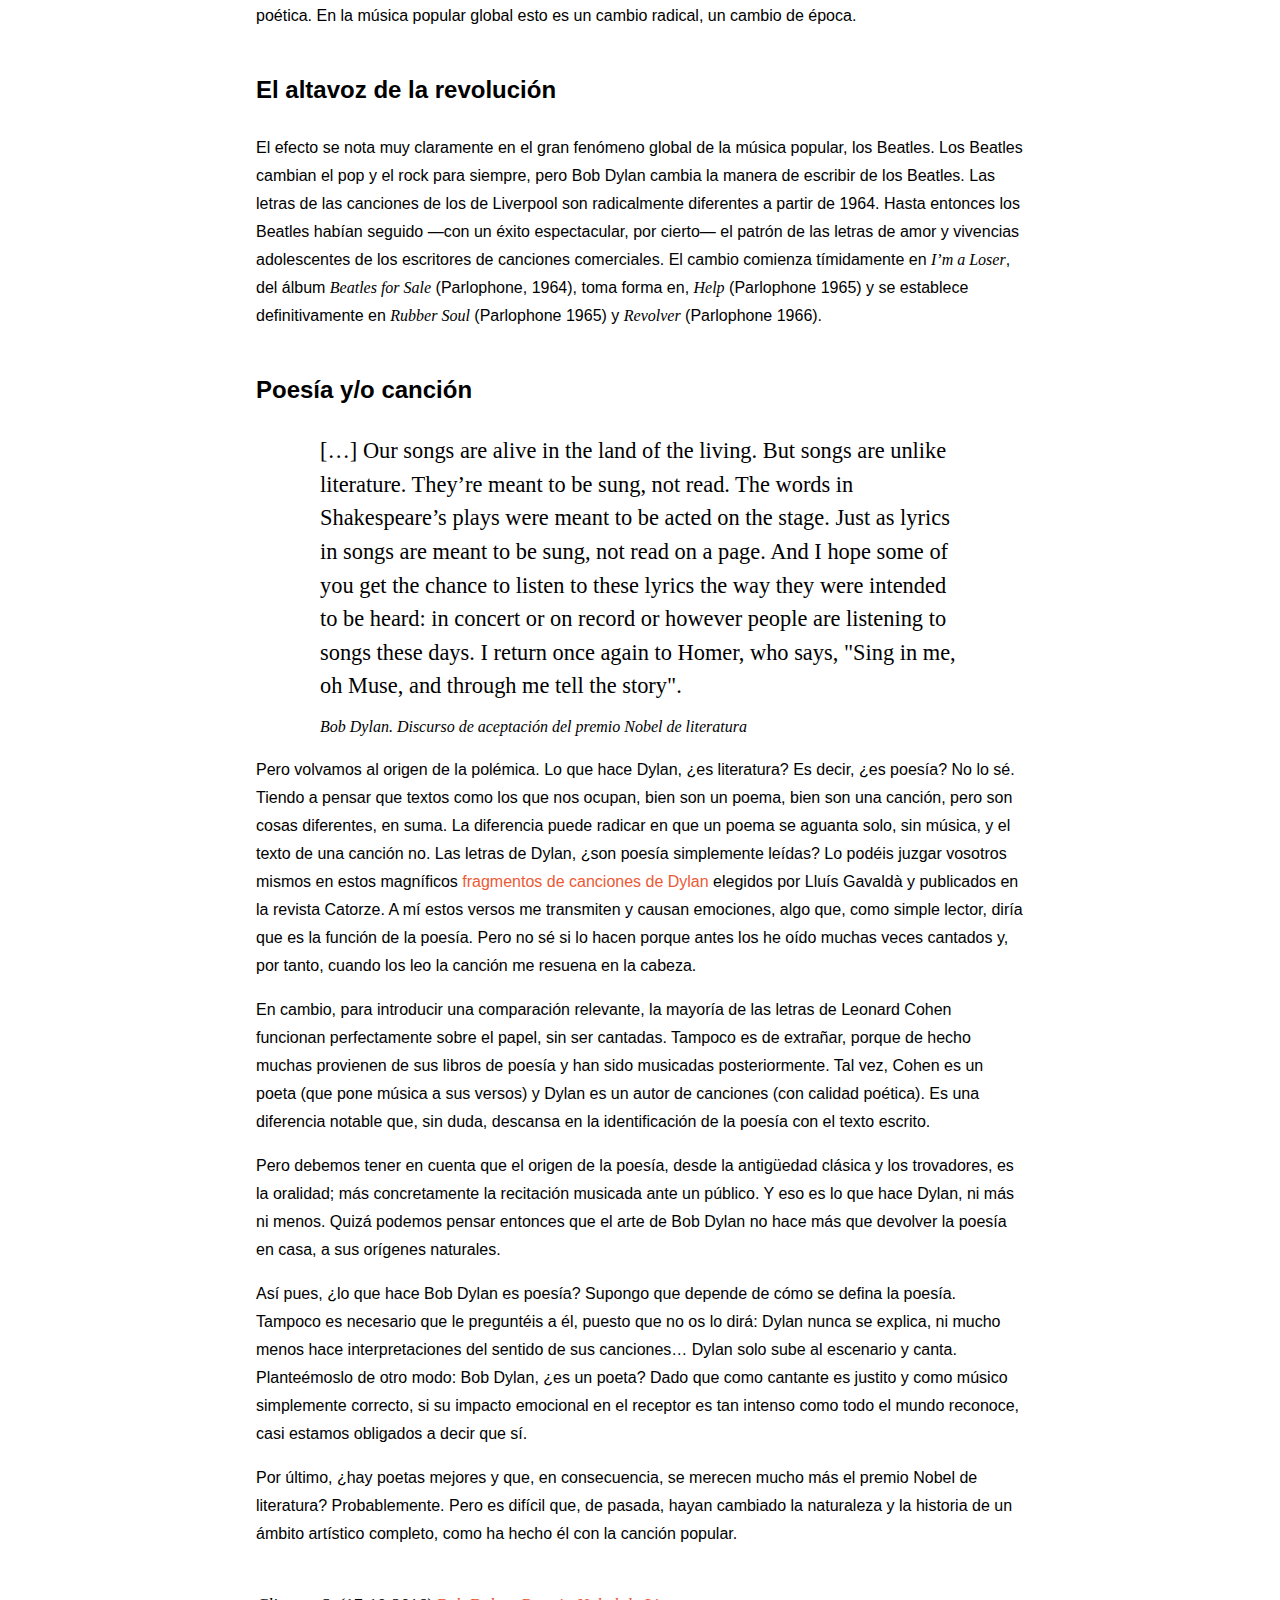
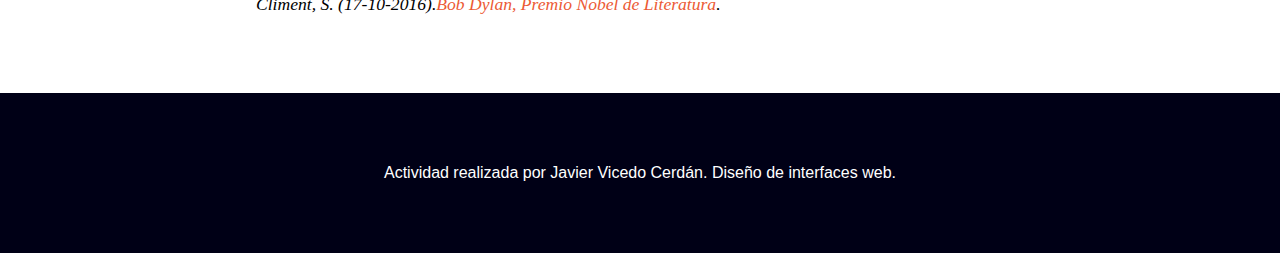
<file: html/premios.html>
<!DOCTYPE html>
<html lang="es">
    <head>
        <meta charset="utf-8">
        <title>Bob Dylan, premio Nobel de la literatura</title>
        <link rel="stylesheet" href="../css/estilos.css">
        <link href="https://fonts.cdnfonts.com/css/georgia" rel="stylesheet">             
    </head>

    <body>
        <main class="main">
            <header>
                <h1 class="menu__letras">Letras</h1>
                <nav>
                    <h2 class="menu__pagina-actual">Bob Dylan, premio Nobel de literatura 2016</h2>
                    <h2 class="menu__enlace-pagina"><a href="../html/premios.html">Premios Nobel de literatura (2013-2022)</a></h2>
                    <h2 class="menu__enlace-pagina"><a href="../html/motivacion_premios.html">Motivación de los premios (2013-2022)</a></h2>
                </nav>
            </header>
            <article class="article">
                <section id="Introduccion" class="introduccion">                    
                    <h2 class="introduccion__titulo">Bob Dylan, Premio Nobel de literatura</h2>

                    <blockquote class="introduccion__blockquote-inicio">
                        La concesión del premio Nobel de literatura de este año a Robert A. Zimmerman, Bob Dylan (Duluth, EE. UU., 1941) está generando una cierta polémica —como era previsible, por otra parte. Nadie discute que Dylan es excepcional en su arte, pero se generan dudas acerca de que su arte pueda ser calificado de literatura.
                    </blockquote>
                    
                    <cite class="introduccion__autor">Salvador Climent</cite>
                    <p class="introduccion__fecha"><time datetime="2016-10-17">17 octubre, 2016</time></p>

                    <figure>
                        <img src="../img/Bob-Dylan-and-The-Band-1974.jpg" alt="Dylan y The Band —de izquierda a derecha, Rick Danko, Robbie Robertson y Levon Helm— en Chicago, durante la primera gira del músico en ocho años">
                        <figcaption class="introduccion__texto-imagen">
                            Dylan y The Band —de izquierda a derecha, Rick Danko, Robbie Robertson y Levon Helm— en Chicago, durante la primera gira del músico en ocho años | <a class="enlace" href="https://creativecommons.org/licenses/by-sa/3.0/">CC BY-SA 3.0</a>
                        </figcaption>
                    </figure>


                    <p class="introduccion__bloque-texto">
                        Desde el punto de vista del rock y la música popular, que es el de este artículo, Bob Dylan cambió para siempre la naturaleza de la letra de las canciones. Hasta Bob Dylan eran artefactos de consumo, básicamente variaciones sobre las emociones del amor adolescente y otros temas susceptibles de impacto comercial, compuestas por escritores profesionales a sueldo de las productoras. Bob Dylan cambia las reglas del juego.
                    </p>
                </section>
                <section id="Contenido">
                    <h2 class="contenido__titulo">El mito de la canción protesta</h2>
                    <div class="contenido__texto">
                        <p class="contenido__texto-parrafo">
                            Hay un gran malentendido popular sobre Bob Dylan. Es víctima del cliché de la canción protesta, como John Lennon lo es del cliché de paz, amor y flores que supuestamente representa <cite class="contenido__cite" lang="en">Imagine</cite>. Pero Dylan no ha sido nunca un agitador: cuenta historias o expone estados de conciencia.
                        </p>
                        <p class="contenido__texto-parrafo">
                            Sin lugar a dudas, en su segundo y tercer elepés la preocupación social es la clave de algunas canciones que siguen la veta politizada de su maestro Woody Guthrie; son las más conocidas y las que le confieren repercusión mundial (<cite class="contenido__cite" lang="en">Blowin’ In The Wind, With God on Our Side, A Hard Rain’s A-Gonna Fall, Masters of War, The Times They Are a-Changin’</cite>) pero ni siquiera son mayoría en estos dos álbumes, donde, por cierto, ya encontramos las primeras grandes muestras de la sensibilidad que sí que definirá su obra (<cite class="contenido__cite" lang="en">Don’t Think Twice It’s Allright, Girl from the North Country</cite>). De hecho, Dylan renegó explícitamente ser un abanderado de la canción protesta en la estrepitosa electrificación que se produce a partir de los álbumes <cite class="contenido__cite" lang="en">Bringing It All Back Home</cite> <small>(Columbia, 1965)</small> y <cite class="contenido__cite" lang="en">Highway 61 Revisited</cite> <small>(Columbia, 1965)</small>, que le valió el anatema de los seguidores con conciencia social, quienes daban por hecho que habían encontrado un nuevo profeta.
                        </p>  
                        <p class="contenido__texto-parrafo">
                            En el resto de sus cincuenta años de carrera la conciencia social tan solo la encontramos en algunas crónicas de personajes reales (<cite class="contenido__cite" lang="en">Hurricane, Ballad of Hollis Brown, The Lonesome Death of Hatie Carroll, Blind Willie McTell, George Jackson</cite>), en las que sobre todo narra la vida de negros tratados con injusticia. Sí, más allá de sus dos o tres primeros años de carrera, Bob Dylan demuestra tener conciencia política, especialmente preocupación por la discriminación racial. Sin embargo, no protesta —en este tipo de canciones hace crónicas, en algunos casos sorprendentemente asépticas y distantes. El resultado es que, con estas excepciones, la práctica totalidad del cancionero de Dylan no tiene intención política ni social.
                        </p>
                    </div>  
                    <figure class="contenido__video">
                        <iframe class="contenido__video-frame" src="https://www.youtube.com/embed/vWwgrjjIMXA" title="Blowing In The Wind (Live On TV, March 1963)"></iframe>
                        <figcaption class="contenido__video-caption"><cite class="contenido__video-cite">Blowing In The Wind <time datetime="1963-03" class="contenido__video-cite--fecha">(Marzo 1963)</time></cite></figcaption>
                    </figure>
                </section>
                <section id="Desenlace">
                    <h2 class="desenlace__titulo">La revolución de Dylan</h2>
                    <div class="desenlace__texto">
                        <p class="desenlace__texto-parrafo">
                            La gran innovación del estadounidense es que introduce en las letras del rock la expresión de la introspección y la subjetividad, y la utilización de todo el aparato propio de la poesía (metáforas, imágenes, colocaciones paradójicas) para crear paisajes emocionales o ficciones abstractas que toman sentidos variables en las mentes de los oyentes. A partir de Bob Dylan el mundo asume que las letras de las canciones populares (1) pueden expresar (o presentarse como que expresan) emociones adultas y los puntos de vista del cantante, que crucialmente es el autor de la letra; y (2) pueden tener intención artística, poética. En la música popular global esto es un cambio radical, un cambio de época.
                        </p>
                    </div>
                    <h2 class="desenlace__titulo">El altavoz de la revolución</h2>
                    <div class="desenlace__texto">
                        <p class="desenlace__texto-parrafo">
                            El efecto se nota muy claramente en el gran fenómeno global de la música popular, los Beatles. Los Beatles cambian el pop y el rock para siempre, pero Bob Dylan cambia la manera de escribir de los Beatles. Las letras de las canciones de los de Liverpool son radicalmente diferentes a partir de 1964. Hasta entonces los Beatles habían seguido —con un éxito espectacular, por cierto— el patrón de las letras de amor y vivencias adolescentes de los escritores de canciones comerciales. El cambio comienza tímidamente en <cite class="desenlace__cite">I’m a Loser</cite>, del álbum <cite class="desenlace__cite">Beatles for Sale</cite> <small>(Parlophone, 1964)</small>, toma forma en, <cite class="desenlace__cite">Help</cite> <small>(Parlophone 1965)</small> y se establece definitivamente en <cite class="desenlace__cite">Rubber Soul</cite> <small>(Parlophone 1965)</small> y <cite class="desenlace__cite">Revolver</cite> <small>(Parlophone 1966)</small>.</p>
                    </div>
                    <h2 class="desenlace__titulo">Poesía y/o canción</h2>
                    <blockquote class="desenlace__blockquote" lang="en">
                        […] Our songs are alive in the land of the living. But songs are unlike literature. They’re meant to be sung, not read. The words in Shakespeare’s plays were meant to be acted on the stage. Just as lyrics in songs are meant to be sung, not read on a page. And I hope some of you get the chance to listen to these lyrics the way they were intended to be heard: in concert or on record or however people are listening to songs these days. I return once again to Homer, who says, "Sing in me, oh Muse, and through me tell the story".
                    </blockquote>
                    <cite class="desenlace__cite-blockquote">Bob Dylan. Discurso de aceptación del premio Nobel de literatura</cite>
                    <div class="desenlace__texto">
                    
                        <p class="desenlace__texto-parrafo">
                            Pero volvamos al origen de la polémica. Lo que hace Dylan, ¿es literatura? Es decir, ¿es poesía? No lo sé. Tiendo a pensar que textos como los que nos ocupan, bien son un poema, bien son una canción, pero son cosas diferentes, en suma. La diferencia puede radicar en que un poema se aguanta solo, sin música, y el texto de una canción no. Las letras de Dylan, ¿son poesía simplemente leídas? Lo podéis juzgar vosotros mismos en estos magníficos <a class="enlace" href="https://www.catorze.cat/musica/14-raons-per-donar-el-nobel-a-bob-dylan_121119_102.html">fragmentos de canciones de Dylan</a> elegidos por Lluís Gavaldà y publicados en la revista Catorze. A mí estos versos me transmiten y causan emociones, algo que, como simple lector, diría que es la función de la poesía. Pero no sé si lo hacen porque antes los he oído muchas veces cantados y, por tanto, cuando los leo la canción me resuena en la cabeza.
                        </p>
                        
                        <p class="desenlace__texto-parrafo">
                            En cambio, para introducir una comparación relevante, la mayoría de las letras de Leonard Cohen funcionan perfectamente sobre el papel, sin ser cantadas. Tampoco es de extrañar, porque de hecho muchas provienen de sus libros de poesía y han sido musicadas posteriormente. Tal vez, Cohen es un poeta (que pone música a sus versos) y Dylan es un autor de canciones (con calidad poética). Es una diferencia notable que, sin duda, descansa en la identificación de la poesía con el texto escrito.
                        </p>

                        <p class="desenlace__texto-parrafo">
                            Pero debemos tener en cuenta que el origen de la poesía, desde la antigüedad clásica y los trovadores, es la oralidad; más concretamente la recitación musicada ante un público. Y eso es lo que hace Dylan, ni más ni menos. Quizá podemos pensar entonces que el arte de Bob Dylan no hace más que devolver la poesía en casa, a sus orígenes naturales.
                        </p>

                        <p class="desenlace__texto-parrafo">
                            Así pues, ¿lo que hace Bob Dylan es poesía? Supongo que depende de cómo se defina la poesía. Tampoco es necesario que le preguntéis a él, puesto que no os lo dirá: Dylan nunca se explica, ni mucho menos hace interpretaciones del sentido de sus canciones… Dylan solo sube al escenario y canta. Planteémoslo de otro modo: Bob Dylan, ¿es un poeta? Dado que como cantante es justito y como músico simplemente correcto, si su impacto emocional en el receptor es tan intenso como todo el mundo reconoce, casi estamos obligados a decir que sí.
                        </p>

                        <p class="desenlace__texto-parrafo">
                            Por último, ¿hay poetas mejores y que, en consecuencia, se merecen mucho más el premio Nobel de literatura? Probablemente. Pero es difícil que, de pasada, hayan cambiado la naturaleza y la historia de un ámbito artístico completo, como ha hecho él con la canción popular.
                        </p>
                    </div>
                    <p class="desenlace__autor">Climent, S. <time datetime="2016-10-17">(17-10-2016)</time>.<a class="enlace" href="https://www.nationalgeographic.com.es/mundo-ng/actualidad/bob-dylan-premio-nobel-literatura-2016_10781">Bob Dylan, Premio Nobel de Literatura</a>.</p>
                </section>                
            </article>
            <footer class="footer">
                <p>Actividad realizada por Javier Vicedo Cerdán. Diseño de interfaces web.</p>
            </footer>
        </main>
    </body>
</html>
</file>
<file: css/estilos.css>
/* ================== GLOBAL / RESET ================== */
html, body, div, span, applet, object, iframe,
h1, h2, h3, h4, h5, h6, p, blockquote, pre,
a, abbr, acronym, address, big, cite, code,
del, dfn, em, img, ins, kbd, q, s, samp,
small, strike, strong, sub, sup, tt, var,
b, u, i, center,
dl, dt, dd, ol, ul, li,
fieldset, form, label, legend,
table, caption, tbody, tfoot, thead, tr, th, td,
article, aside, canvas, details, embed, 
figure, figcaption, footer, header, hgroup, 
menu, nav, output, ruby, section, summary,
time, mark, audio, video {
	margin: 0;
	padding: 0;
	border: 0;
	font-size: 100%;
	font: inherit;
	vertical-align: baseline;
}

article, aside, details, figcaption, figure, 
footer, header, hgroup, menu, nav, section {
	display: block;
}

body {
	line-height: 1;
}

ol, ul {
	list-style: none;
}

blockquote, q {
	quotes: none;
}

blockquote:before, blockquote:after,
q:before, q:after {
	content: '';
	content: none;
}

table {
	border-collapse: collapse;
	border-spacing: 0;
}

/* ================== MAIN ================== */
.main{
  text-align: center;
  font-family: sans-serif;
}

.article{
  margin: 0;
  padding: 0 20%;
}

.footer{
  font-size: 1rem;
  background-color: rgb(0, 0, 22);
  color: white;
  margin: 0;
  padding:4.5rem 0;
  width: 100%;
}

.footer__ico{
  font-size: 0.75rem;
  text-align: center;
  padding-top: 1.5rem;
}

.enlace{
  color: rgb(236, 90, 53);
  text-decoration: none;
}

/* ==================   PREMIOS   =================== */
.premios__titulo{
  font-size: 3rem;
  font-weight: bold;
  padding-top: 2em;
  padding-bottom: 0.5em;
}

.premios__fecha{
  font-size: 1.25rem;
  margin: 0;
  padding-top: 1rem;
  padding-bottom: 2rem;
  text-transform: uppercase;
}

.premios__ordenacion{
  font-size: 0.75rem;
  text-transform: uppercase;
  padding-bottom: 3rem;
}

.premios__referencia{
  padding-bottom: 5rem;
}

/* ==================   LISTA PREMIOS   =================== */

.lista{
  margin: 0;
  padding: 0 35%;
}

.lista__idioma{
  font-size: 1.6rem;
  font-weight: 600;
  text-align: left;
  color:rgb(123, 124, 124);
  list-style-image: url(../img/idioma.png);
}

.lista__idioma:last-of-type{
  padding-bottom: 2.5rem;
}

.lista__idioma-autores{
  list-style-type: square;
  padding-left: 4rem;
}

.lista__idioma-autor{
  font-size: 1.25rem;
  font-weight: 100;
  padding-bottom: 0.85rem;
}

.lista__idioma-autor:first-of-type{
  padding-top: 0.85rem;
}

.lista__idioma-autor::marker{
  color: black;
  font-size: 0.8em;
}

.lista__idioma--fecha{
  font-size: 1.6rem;
  font-weight: 700;
  color: grey;
}

.lista__idioma--fecha::after {
  content: ":";
  color: black;
  font-weight: 100;
  margin: 0;
}

/* =================== MOTIVACIONES ================= */

.motivaciones__titulo{
  font-size: 3rem;
  font-weight: bold;
  padding-top: 2em;
  padding-bottom: 0.5em;
}

.motivaciones__fecha{
  font-size: 1.25rem;
  margin: 0;
  padding-top: 1rem;
  padding-bottom: 2rem;
  text-transform: uppercase;
}

.motivaciones__ordenacion{
  font-size: 0.75rem;
  text-transform: uppercase;
  padding-bottom: 3rem;
}

.motivaciones__definition-list{
  margin: 0;
  padding: 0 20%;
}

.motivaciones__definition-term{
  font-size: 1.75rem;
  font-weight: 600;
  text-align: left;
}

.motivaciones__definition-description{
  text-align: left;
  text-decoration: dotted;
  padding: 2rem 3rem 2rem 3rem;
}

.motivaciones__definition-description--quote{
  font-family: 'Times New Roman', Times, serif;
  font-style: italic;
}

.motivaciones__definition-description--fecha{
  font-size: 1.5rem;
  font-weight: 700;
  color: grey;
}

/* ================== HEADER MENÚ ================== */
.menu__letras{
  font-family: Georgia,"Bitstream Charter","Times New Roman",Times,serif;
  font-size: 3.5rem;
  font-weight: 900;
  letter-spacing: 0.125rem;
  color: rgb(236, 90, 53);
  padding: 0.5em 0 0.5em 0;
}

.menu__item{
  padding: 0.35em 0 0.35em 0;
  font-size: 1.1rem;
}

.menu__enlace{
  text-decoration: none;
  color: black;
}

.menu__enlace--actual{
  font-weight: bold;
  font-style: italic;
}

/* ================== INTRODUCCIÓN ================== */
.introduccion__titulo{
  font-size: 3rem;
  font-weight: bold;
  padding-top: 2em;
  padding-bottom: 0.5em;
}

.introduccion__blockquote-inicio{
  margin: 0;
  padding: 0 10rem 0 10rem;
  font-size: 1.4rem;
  line-height: 1.5em;
  padding-bottom: 1.5em;
}

.introduccion__autor{
  font-size: 1.6rem;
  margin: 0;
}

.introduccion__fecha{
  margin: 0;
  padding-top: 2em;
  padding-bottom: 4em;
  font-size: 0.75em;
  text-transform: uppercase;
}

.introduccion__texto-imagen{
  font-size: 0.6em;
  padding-top: 1em;
  padding-bottom: 3em;
}

.introduccion__bloque-texto{
  text-align: left;
  font-size: 1.3rem;
  font-weight: bold;
  line-height: 1.5em;
  margin-right: 28rem;
}

/* ================== CONTENIDO ================== */
.contenido__titulo{
  font-weight: bold;
  font-size: 1.5em;
  text-align: left;
  margin: 0;
  padding-top: 2rem;
  padding-bottom: 2rem;
}

.contenido__texto{
  text-align: left;
  font-size: 1rem;
  line-height: 1.75em;
}

.contenido__texto-parrafo{
  margin-bottom: 1em;
}

.contenido__cite{
  font-style: italic;
  font-family: Georgia, 'Times New Roman', Times, serif;
}

.contenido__blockquote{
  font-family: serif;
  font-size: 1.5rem;
  margin: 0 4rem;
  text-align: left;
  line-height: 1.5em;
  padding-bottom: 1rem;
}

.contenido__video{
  display: block;
  margin: 2rem 0 0 0;
  height: fit-content;
}

.contenido__video-caption{
  padding-top: 2rem;
}

.contenido__video-cite{
  font-style: italic;
  font-family: Georgia, 'Times New Roman', Times, serif;
  font-size: 0.75rem;
}

.contenido__video-cite--fecha{
  font-style: normal;
  font-family: sans-serif;
}

.contenido__video-frame{
  width: 33rem;
  height: 20rem;
}

/* ================== DESENLACE ================== */
.desenlace__titulo{
  font-weight: bold;
  font-size: 1.5em;
  text-align: left;
  margin: 0;
  padding-top: 2rem;
  padding-bottom: 2rem;
}

.desenlace__texto{
  text-align: left;
  font-size: 1rem;
  line-height: 1.75em;
}

.desenlace__texto-parrafo{
  margin-bottom: 1em;
}

.desenlace__cite{
  font-style: italic;
  font-family: 'Times New Roman', Times, serif;
}

.desenlace__blockquote{
  font-family: serif;
  font-size: 1.4rem;
  margin: 0 4rem;
  text-align: left;
  line-height: 1.5em;
  padding-bottom: 1rem;
}

.desenlace__cite-blockquote{
  font-style: italic;
  text-align: left;
  font-family: Georgia, 'Times New Roman', Times, serif;
  display: block;
  margin: 0 4rem 1.3rem 4rem;
}

.desenlace__autor{
  font-style: italic;
  font-family: 'Times New Roman', Times, serif;
  font-size: 1.1rem;
  text-align: left;
  margin: 3rem 0 5rem 0;
}
</file>
